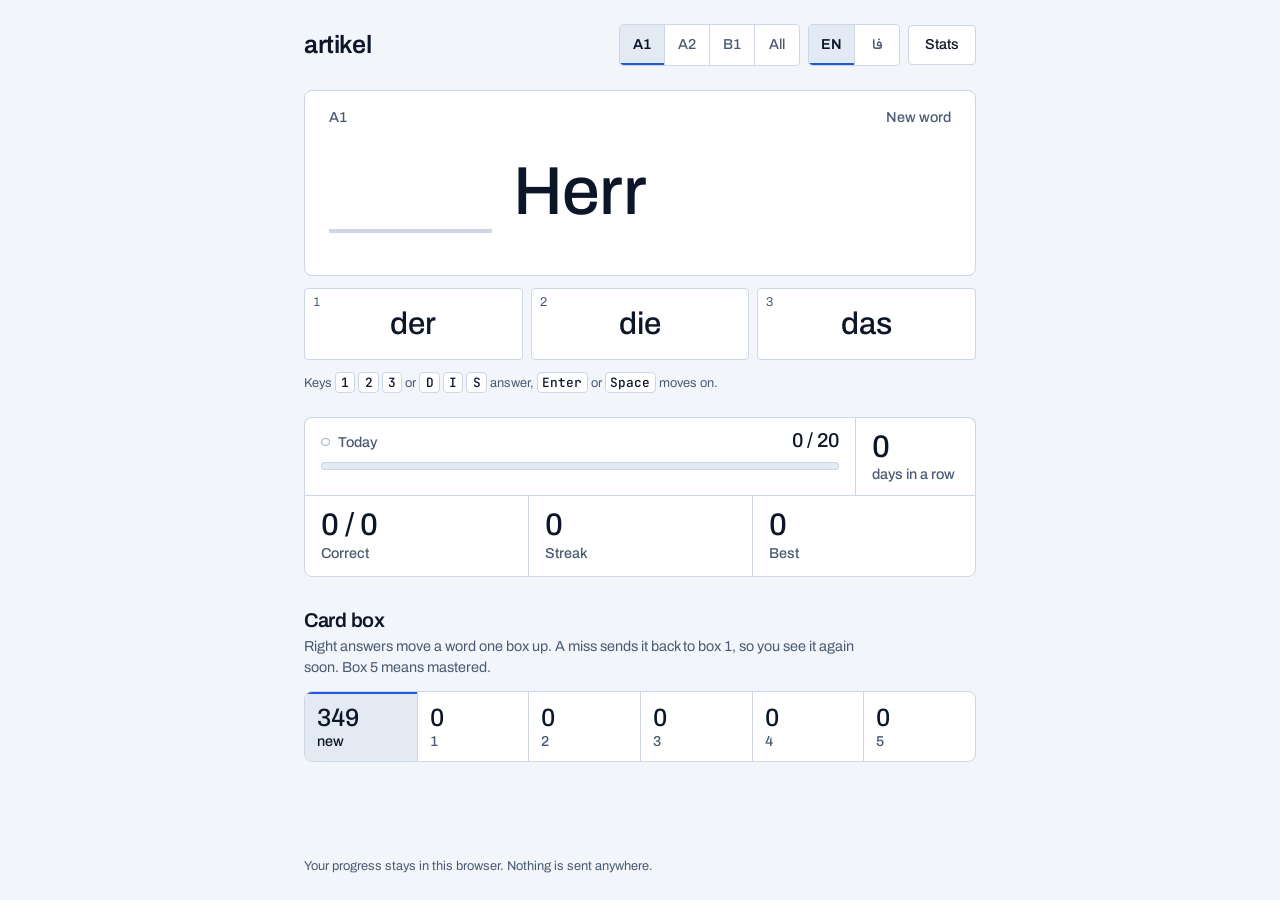
<file: index.html>
<!doctype html>
<html lang="en">
<head>
  <meta charset="utf-8">
  <meta name="viewport" content="width=device-width, initial-scale=1">
  <title>artikel: der, die or das?</title>
  <meta name="description" content="Practise German noun genders. Pick der, die or das, see the plural and meaning, and let a card box bring back the words you miss.">
  <meta name="color-scheme" content="light dark">
  <meta name="theme-color" content="#f2f5fa" media="(prefers-color-scheme: light)">
  <meta name="theme-color" content="#0b1222" media="(prefers-color-scheme: dark)">
  <link rel="icon" href="icons/icon-32.png" sizes="32x32" type="image/png">
  <link rel="apple-touch-icon" href="icons/icon-180.png">
  <link rel="manifest" href="manifest.webmanifest">
  <link rel="stylesheet" href="tokens.css">
  <link rel="stylesheet" href="style.css">
</head>
<body>
  <a class="skip" href="#card" data-i18n="skip">Skip to the game</a>

  <header class="top">
    <h1 class="brand">artikel</h1>

    <div class="controls">
      <fieldset class="seg seg-level" aria-label="Level" data-i18n-label="level">
        <legend class="sr-only" data-i18n="level">Level</legend>
        <label><input type="radio" name="level" value="A1" checked><span>A1</span></label>
        <label><input type="radio" name="level" value="A2"><span>A2</span></label>
        <label><input type="radio" name="level" value="B1"><span>B1</span></label>
        <label><input type="radio" name="level" value="all"><span data-i18n="levelAll">All</span></label>
      </fieldset>

      <fieldset class="seg seg-lang" aria-label="Language" data-i18n-label="lang">
        <legend class="sr-only" data-i18n="lang">Language</legend>
        <label><input type="radio" name="lang" value="en" checked><span>EN</span></label>
        <label><input type="radio" name="lang" value="fa"><span lang="fa">فا</span></label>
      </fieldset>

      <!-- Shown by app.js only when the browser has a German voice. -->
      <button type="button" class="ghost sound" id="sound" aria-pressed="true" aria-label="Say the word aloud" title="Say the word aloud" data-i18n-label="sound" hidden>
        <svg viewBox="0 0 24 24" width="20" height="20" aria-hidden="true" focusable="false">
          <path d="M4 9h4l5-4v14l-5-4H4z" fill="currentColor"/>
          <path class="sound-waves" d="M16 8.5a5 5 0 0 1 0 7M18.5 6a8.5 8.5 0 0 1 0 12" fill="none" stroke="currentColor" stroke-width="2" stroke-linecap="round"/>
          <path class="sound-off" d="M16 9l5 6M21 9l-5 6" fill="none" stroke="currentColor" stroke-width="2" stroke-linecap="round"/>
        </svg>
      </button>

      <button type="button" class="ghost" id="stats-open" aria-haspopup="dialog" data-i18n="stats">Stats</button>
    </div>
  </header>

  <main class="stage">
    <section class="card" id="card" aria-labelledby="noun" tabindex="-1">
      <div class="card-meta">
        <span id="word-level"></span>
        <span id="word-box"></span>
      </div>

      <p class="phrase" lang="de" dir="ltr">
        <span class="slot" id="slot"></span>
        <span class="noun" id="noun" tabindex="-1"></span>
      </p>
    </section>

    <div class="choices" role="group" aria-label="Choose the article" data-i18n-label="choose" dir="ltr">
      <button type="button" class="choice" data-article="der" lang="de"><span class="choice-key" aria-hidden="true">1</span>der</button>
      <button type="button" class="choice" data-article="die" lang="de"><span class="choice-key" aria-hidden="true">2</span>die</button>
      <button type="button" class="choice" data-article="das" lang="de"><span class="choice-key" aria-hidden="true">3</span>das</button>
    </div>

    <!-- Below the buttons on purpose: showing it must not push der/die/das down. -->
    <div class="feedback" id="feedback" hidden>
      <p class="verdict" id="verdict"></p>
      <p class="plural" id="plural"></p>
      <p class="meaning" id="meaning"></p>
      <p class="hint" id="hint" hidden></p>
      <button type="button" class="next" id="next"><span data-i18n="next">Next word</span> <kbd>Enter</kbd></button>
    </div>
    <p class="keys-help"><span data-i18n="keys">Keys</span> <kbd>1</kbd> <kbd>2</kbd> <kbd>3</kbd> <span data-i18n="orKey">or</span> <kbd>D</kbd> <kbd>I</kbd> <kbd>S</kbd> <span data-i18n="keysAnswer">answer,</span> <kbd>Enter</kbd> <span data-i18n="orKey">or</span> <kbd>Space</kbd> <span data-i18n="keysNext">moves on.</span></p>

    <section class="daily" id="daily" aria-label="Daily goal" data-i18n-label="daily">
      <div class="daily-goal">
        <p class="daily-line"><span class="pad" id="daily-lamp" aria-hidden="true"></span> <span id="daily-title" data-i18n="today">Today</span> <span class="daily-count" id="daily-count">0 / 20</span></p>
        <span class="meter" id="daily-meter" role="progressbar" aria-labelledby="daily-title" aria-valuemin="0" aria-valuemax="20" aria-valuenow="0"><span class="meter-fill" id="daily-fill"></span></span>
      </div>
      <p class="daily-days"><span class="daily-num" id="daily-days">0</span> <span id="daily-days-label">days in a row</span></p>
    </section>

    <dl class="score" aria-label="Score" data-i18n-label="score">
      <div><dt data-i18n="correct">Correct</dt><dd id="stat-correct">0 / 0</dd></div>
      <div><dt data-i18n="streak">Streak</dt><dd id="stat-streak">0</dd></div>
      <div><dt data-i18n="best">Best</dt><dd id="stat-best">0</dd></div>
    </dl>

    <section class="box" aria-labelledby="box-caption">
      <h2 class="box-caption" id="box-caption" data-i18n="boxTitle">Card box</h2>
      <p class="box-note" data-i18n="boxNote">Right answers move a word one box up. A miss sends it back to box 1, so you see it again soon. Box 5 means mastered.</p>
      <ol class="box-cells">
        <li class="box-cell box-new" data-box="0"><span class="box-count">0</span><span class="box-label" data-i18n="boxNew">new</span></li>
        <li class="box-cell" data-box="1"><span class="box-count">0</span><span class="box-label" data-num="1">1</span></li>
        <li class="box-cell" data-box="2"><span class="box-count">0</span><span class="box-label" data-num="2">2</span></li>
        <li class="box-cell" data-box="3"><span class="box-count">0</span><span class="box-label" data-num="3">3</span></li>
        <li class="box-cell" data-box="4"><span class="box-count">0</span><span class="box-label" data-num="4">4</span></li>
        <li class="box-cell" data-box="5"><span class="box-count">0</span><span class="box-label" data-num="5">5</span></li>
      </ol>
    </section>
  </main>

  <footer class="foot">
    <p data-i18n="foot">Your progress stays in this browser. Nothing is sent anywhere.</p>
  </footer>

  <dialog class="stats" id="stats" aria-labelledby="stats-title">
    <div class="stats-head">
      <h2 id="stats-title" data-i18n="statsTitle">Your stats</h2>
      <button type="button" class="ghost" id="stats-close" data-i18n="close">Close</button>
    </div>

    <h3 data-i18n="byArticle">Accuracy by article</h3>
    <div class="meters" id="stats-articles"></div>

    <div class="totals">
      <p><span class="total-num" id="stats-mastered">0</span> <span data-i18n="masteredTotal">words mastered</span></p>
      <p><span class="total-num" id="stats-answered">0</span> <span data-i18n="answersTotal">answers so far</span></p>
    </div>

    <h3 data-i18n="missedTitle">Most missed</h3>
    <ol class="missed" id="stats-missed"></ol>
    <p class="missed-empty" id="stats-missed-empty" data-i18n="missedEmpty">No misses yet.</p>

    <h3 id="goal-title" data-i18n="daily">Daily goal</h3>
    <fieldset class="seg seg-goal" aria-labelledby="goal-title">
      <label><input type="radio" name="goal" value="10"><span data-num="10">10</span></label>
      <label><input type="radio" name="goal" value="20" checked><span data-num="20">20</span></label>
      <label><input type="radio" name="goal" value="30"><span data-num="30">30</span></label>
      <label><input type="radio" name="goal" value="50"><span data-num="50">50</span></label>
    </fieldset>
    <p class="goal-note" id="goal-note" data-i18n="goalNote">Cards a day. Meet the goal on days in a row to build a streak.</p>

    <h3 data-i18n="byLevel">By level</h3>
    <table class="levels">
      <thead>
        <tr><th scope="col" data-i18n="level">Level</th><th scope="col" data-i18n="colSeen">Seen</th><th scope="col" data-i18n="colMastered">Mastered</th></tr>
      </thead>
      <tbody id="stats-levels"></tbody>
    </table>

    <div class="danger">
      <button type="button" class="reset" id="reset">Reset progress</button>
      <p id="reset-note" role="status" data-i18n="resetNote">Clears boxes, score and stats on this device.</p>
    </div>
  </dialog>

  <div class="sr-only" id="live" aria-live="polite"></div>

  <script src="words.js"></script>
  <script src="rules.js"></script>
  <script src="app.js"></script>
</body>
</html>
</file>
<file: tokens.css>
/* A2M33 "trace" design tokens. Copy this file (and fonts/) into a project; do not edit per project.
   Source of truth: notes/design/README.md */

@font-face { font-family: "Archivo"; font-weight: 400; font-display: swap; src: url("fonts/Archivo-400.woff2") format("woff2"); }
@font-face { font-family: "Archivo"; font-weight: 500; font-display: swap; src: url("fonts/Archivo-500.woff2") format("woff2"); }
@font-face { font-family: "Archivo"; font-weight: 600; font-display: swap; src: url("fonts/Archivo-600.woff2") format("woff2"); }
@font-face { font-family: "Archivo"; font-weight: 700; font-display: swap; src: url("fonts/Archivo-700.woff2") format("woff2"); }
@font-face { font-family: "JetBrains Mono"; font-weight: 400; font-display: swap; src: url("fonts/JetBrainsMono-400.woff2") format("woff2"); }
@font-face { font-family: "JetBrains Mono"; font-weight: 500; font-display: swap; src: url("fonts/JetBrainsMono-500.woff2") format("woff2"); }

:root {
  color-scheme: light dark;

  /* Light: drafting paper with a blue cast */
  --ground: #f2f5fa;     /* page background */
  --panel: #ffffff;      /* raised surfaces */
  --inset: #e4eaf3;      /* wells, tracks, inactive fills */
  --line: #cdd6e4;       /* 1px borders and rules */
  --trace: #9fb0c9;      /* idle traces and pads */
  --ink: #0c1628;        /* main text and values */
  --ink-2: #4a5a73;      /* labels and secondary text */
  --signal: #0788ad;     /* the one signal colour: live, active, the lit trace */
  --signal-ink: #055c76; /* signal-coloured text on light */
  --link: #1f5bd8;       /* links, focus, selected */
  --fault: #c9343a;      /* faults and errors only */
  --ok: #1d8458;         /* a confirmed good state, sparingly */

  --font: "Archivo", "Vazirmatn", system-ui, sans-serif;
  --font-code: "JetBrains Mono", Consolas, ui-monospace, monospace; /* code, commands, measurements only */

  /* Type scale (1.25, base 16px) */
  --t-xs: 0.8rem;
  --t-sm: 0.9rem;
  --t-md: 1rem;
  --t-lg: 1.25rem;
  --t-xl: 1.563rem;
  --t-2xl: 1.953rem;
  --t-3xl: 2.441rem;
  --t-value: 3.052rem;

  /* Space (4px grid) */
  --s1: 4px; --s2: 8px; --s3: 12px; --s4: 16px; --s5: 24px; --s6: 32px; --s7: 48px; --s8: 64px;

  /* Radius by hierarchy */
  --r-panel: 8px;
  --r-control: 4px;
  --r-pad: 50%;

  --trace-w: 1.5px;
  --dur: 160ms;
  --ease: cubic-bezier(0.23, 1, 0.32, 1);
}

@media (prefers-color-scheme: dark) {
  :root {
    /* Dark: board at night, deep navy, never pure black */
    --ground: #0b1222;
    --panel: #111a2d;
    --inset: #18233a;
    --line: #22304b;
    --trace: #3a4d70;
    --ink: #e6edf7;
    --ink-2: #93a3bd;
    --signal: #2fcbea;
    --signal-ink: #7fe0f3;
    --link: #6f9dff;
    --fault: #ff6b6b;
    --ok: #3fcf93;
  }
}

:root[data-theme="light"] { color-scheme: light; }
:root[data-theme="dark"] { color-scheme: dark; }

/* Base */
*, *::before, *::after { box-sizing: border-box; }
html { font-family: var(--font); font-size: 100%; line-height: 1.5; color: var(--ink); background: var(--ground);
       font-variant-numeric: tabular-nums; -webkit-text-size-adjust: 100%; }
body { margin: 0; }
::selection { background: color-mix(in srgb, var(--signal) 30%, transparent); color: var(--ink); }
a { color: var(--link); text-underline-offset: 0.2em; text-decoration-thickness: 1px; }
:focus-visible { outline: 2px solid var(--link); outline-offset: 2px; border-radius: var(--r-control); }
h1, h2, h3 { font-weight: 600; line-height: 1.12; letter-spacing: -0.015em; margin: 0 0 var(--s3); text-wrap: balance; }
h1 { font-size: var(--t-2xl); }
h2 { font-size: var(--t-xl); }
h3 { font-size: var(--t-lg); }
code, kbd, samp { font-family: var(--font-code); font-size: 0.92em; }

/* Signature: the pad. A hollow ring at the end of a trace. Idle = trace colour, live = filled signal, fault = red. */
.pad { display: inline-block; width: 0.62em; height: 0.62em; border-radius: var(--r-pad);
       border: var(--trace-w) solid var(--trace); background: transparent; vertical-align: 0.04em; }
.pad[data-state="live"] { border-color: var(--signal); background: var(--signal); }
.pad[data-state="fault"] { border-color: var(--fault); background: var(--fault); }
.pad[data-state="ok"] { border-color: var(--ok); }

/* Label: the small text next to a value */
.label { font-weight: 500; font-size: var(--t-sm); color: var(--ink-2); }

/* Reading: a value with its unit */
.reading { font-size: var(--t-value); font-weight: 500; line-height: 1; letter-spacing: -0.02em; }
.reading small { font-size: 0.4em; font-weight: 500; color: var(--ink-2); margin-inline-start: 0.2em; }

/* Panel */
.panel { background: var(--panel); border: 1px solid var(--line); border-radius: var(--r-panel); padding: var(--s5); }

/* Buttons: flat, bordered; primary is ink, toggled-on gets a signal underline */
.btn { font: 500 var(--t-md)/1 var(--font); min-height: 40px; padding: 0 var(--s4); border-radius: var(--r-control);
       border: 1px solid var(--line); background: var(--panel); color: var(--ink); cursor: pointer;
       transition: background var(--dur) var(--ease), border-color var(--dur) var(--ease), transform var(--dur) var(--ease); }
.btn:hover { border-color: var(--trace); }
.btn:active { background: var(--inset); transform: scale(0.98); }
.btn[data-variant="primary"] { background: var(--ink); color: var(--panel); border-color: var(--ink); }
.btn[aria-pressed="true"] { border-color: var(--signal); box-shadow: inset 0 -2px 0 var(--signal); }
.btn:disabled { opacity: 0.5; cursor: not-allowed; }

@media (prefers-reduced-motion: reduce) {
  *, *::before, *::after { transition-duration: 0ms !important; animation-duration: 0ms !important; }
}
</file>
<file: style.css>
/*
 * artikel. Built on the A2M33 "trace" tokens in tokens.css: navy and paper
 * surfaces, 1px borders, colour only for state. Link blue marks the
 * selection, the cyan pad shows today's goal met, ok and fault mark an
 * answer. This file only uses the variables from tokens.css.
 */

/* Persian interface text. Archivo has no Arabic script, so the stack falls
   through to Vazirmatn for Persian and keeps Archivo for Latin and German. */
@font-face { font-family: "Vazirmatn"; font-weight: 400; font-display: swap; src: url("fonts/Vazirmatn-Regular.woff2") format("woff2"); }
@font-face { font-family: "Vazirmatn"; font-weight: 500; font-display: swap; src: url("fonts/Vazirmatn-Medium.woff2") format("woff2"); }
@font-face { font-family: "Vazirmatn"; font-weight: 600; font-display: swap; src: url("fonts/Vazirmatn-SemiBold.woff2") format("woff2"); }

:root {
  --fa: var(--font);
  --page: 44rem;
}

body {
  min-height: 100vh;
  min-height: 100dvh;
  display: flex;
  flex-direction: column;
}

button,
input {
  font: inherit;
  color: inherit;
  -webkit-tap-highlight-color: transparent;
}

p {
  margin: 0;
}

.noun:focus,
.card:focus {
  outline: none;
}

/* Components set their own display (grid, flex), which would otherwise win
   over the hidden attribute and show the Next button before an answer. */
[hidden] {
  display: none !important;
}

.sr-only {
  position: absolute;
  width: 1px;
  height: 1px;
  margin: -1px;
  padding: 0;
  overflow: hidden;
  clip: rect(0 0 0 0);
  white-space: nowrap;
  border: 0;
}

.skip {
  position: absolute;
  inset-inline-start: var(--s4);
  top: -3rem;
  padding: var(--s2) var(--s3);
  background: var(--ink);
  color: var(--panel);
  border-radius: var(--r-control);
  z-index: 10;
}

.skip:focus {
  top: var(--s4);
}

kbd {
  display: inline-block;
  min-width: 1.6em;
  padding: 0 0.35em;
  border: 1px solid var(--line);
  border-radius: var(--r-control);
  background: var(--panel);
  color: var(--ink);
  font-family: var(--font-code);
  font-size: var(--t-xs);
  font-weight: 500;
  line-height: 1.5;
  text-align: center;
}

/* body sets its own font, so naming <html lang="fa"> alone would not reach
   the Persian interface text. Vazirmatn needs more line height. */
[lang="fa"],
[lang="fa"] body {
  font-family: var(--fa);
}

[lang="fa"] body {
  line-height: 1.7;
}

/* German words inside Persian text keep their own direction. */
[lang="fa"] [lang="de"] {
  unicode-bidi: isolate;
}

/* Keys are physical, so their labels stay left to right. */
[dir="rtl"] kbd {
  direction: ltr;
}

/* ------------------------------------------------------------ header */

.top {
  display: flex;
  flex-wrap: wrap;
  align-items: center;
  justify-content: space-between;
  gap: var(--s3) var(--s4);
  width: 100%;
  max-width: var(--page);
  margin: 0 auto;
  padding: var(--s5) var(--s4) var(--s3);
}

.brand {
  margin: 0;
  font-size: var(--t-xl);
  line-height: 1;
}

.controls {
  display: flex;
  flex-wrap: wrap;
  align-items: center;
  gap: var(--s2);
}

/* Segmented switch: the selected option reads in ink with a link-blue bar. */
.seg {
  display: inline-flex;
  margin: 0;
  padding: 0;
  border: 1px solid var(--line);
  border-radius: var(--r-control);
  background: var(--panel);
  overflow: hidden;
}

.seg label {
  position: relative;
  display: block;
}

.seg label + label {
  border-inline-start: 1px solid var(--line);
}

.seg input {
  position: absolute;
  inset: 0;
  opacity: 0;
  margin: 0;
  cursor: pointer;
}

.seg span {
  display: flex;
  align-items: center;
  justify-content: center;
  min-width: 2.75rem;
  min-height: 2.5rem;
  padding: 0 var(--s3);
  font-size: var(--t-sm);
  font-weight: 500;
  color: var(--ink-2);
  transition: background-color var(--dur) var(--ease), color var(--dur) var(--ease);
}

.seg input:checked + span {
  background: var(--inset);
  color: var(--ink);
  font-weight: 600;
  box-shadow: inset 0 -2px 0 var(--link);
}

.seg input:focus-visible + span {
  outline: 2px solid var(--link);
  outline-offset: -4px;
  border-radius: var(--r-control);
}

.ghost {
  min-height: 2.5rem;
  padding: 0 var(--s4);
  border: 1px solid var(--line);
  border-radius: var(--r-control);
  background: var(--panel);
  color: var(--ink);
  font-size: var(--t-sm);
  font-weight: 500;
  cursor: pointer;
  transition: border-color var(--dur) var(--ease), background-color var(--dur) var(--ease), transform var(--dur) var(--ease);
}

.ghost:active {
  background: var(--inset);
  transform: scale(0.98);
}

.sound {
  display: inline-flex;
  align-items: center;
  justify-content: center;
  width: 2.5rem;
  padding: 0;
}

.sound .sound-off,
.sound[aria-pressed="false"] .sound-waves {
  display: none;
}

.sound[aria-pressed="false"] {
  color: var(--ink-2);
}

.sound[aria-pressed="false"] .sound-off {
  display: inline;
}

/* ------------------------------------------------------------ stage */

.stage {
  flex: 1;
  width: 100%;
  max-width: var(--page);
  margin: 0 auto;
  padding: var(--s3) var(--s4) var(--s6);
}

.card {
  container-type: inline-size;
  padding: var(--s4) var(--s5) var(--s5);
  border: 1px solid var(--line);
  border-radius: var(--r-panel);
  background: var(--panel);
}

.card-meta {
  display: flex;
  justify-content: space-between;
  gap: var(--s4);
  font-size: var(--t-sm);
  font-weight: 500;
  color: var(--ink-2);
}

/* The noun is the reading: big, in Archivo, left aligned like a gauge value. */
.phrase {
  display: flex;
  flex-wrap: wrap;
  align-items: baseline;
  align-content: center;
  justify-content: flex-start;
  gap: 0 0.3em;
  /* Tall enough for the largest noun, so der, die and das sit at the same
     height on every card however the type scales. */
  min-height: 5.15rem;
  margin: var(--s5) 0 var(--s4);
  font-family: var(--font);
  font-weight: 500;
  line-height: 1.1;
  letter-spacing: -0.01em;
  font-size: var(--t-value);
  /* Scale with the noun's length (set by app.js) so "der" and the noun
     share one line; the extra 6 accounts for the article slot. */
  font-size: clamp(1.6rem, calc(150cqi / (var(--len, 6) + 6)), 4.25rem);
  overflow-wrap: anywhere;
}

/* The blank before the noun. Filled with the article after an answer. */
.slot {
  display: inline-block;
  min-width: 2.4em;
  padding: 0 0.1em;
  border-bottom: 0.06em solid var(--line);
  color: var(--ink);
  text-align: center;
  transition: border-color var(--dur) var(--ease);
}

.slot:empty::before {
  content: "\00a0";
}

.slot[data-article] {
  border-bottom-color: var(--ink);
}

.noun {
  color: var(--ink);
}

/* ------------------------------------------------------------ choices */

.choices {
  display: grid;
  grid-template-columns: repeat(3, 1fr);
  gap: var(--s2);
  margin-top: var(--s3);
}

.choice {
  position: relative;
  min-height: 4.5rem;
  border: 1px solid var(--line);
  border-radius: var(--r-control);
  background: var(--panel);
  color: var(--ink);
  font-family: var(--font);
  font-size: var(--t-2xl);
  font-weight: 500;
  cursor: pointer;
  transition: border-color var(--dur) var(--ease), background-color var(--dur) var(--ease), color var(--dur) var(--ease), transform var(--dur) var(--ease);
  touch-action: manipulation;
}

/* Touch screens keep :hover after a tap, which would leave the button
   marked on the next card. */
@media (hover: hover) {
  .choice:hover:not(:disabled) {
    border-color: var(--ink-2);
  }

  .seg input:not(:checked):hover + span {
    color: var(--ink);
  }

  .ghost:hover {
    border-color: var(--ink-2);
  }

  .next:hover {
    background: var(--ink-2);
    border-color: var(--ink-2);
  }

  .reset:not(.is-armed):hover {
    background: var(--inset);
  }
}

.choice:active:not(:disabled) {
  background: var(--inset);
  transform: scale(0.98);
}

.choice-key {
  position: absolute;
  top: var(--s1);
  inset-inline-start: var(--s2);
  font-size: var(--t-xs);
  font-weight: 400;
  color: var(--ink-2);
}

[dir="rtl"] .choice-key {
  inset-inline-start: auto;
  left: var(--s2);
}

.choice:disabled {
  cursor: default;
  color: var(--ink-2);
}

/* The right answer gets an ok border and bar, a wrong pick a fault border
   and a strike-through. The verdict below says the same in words. */
.choice.is-correct {
  border-color: var(--ok);
  color: var(--ok);
  font-weight: 600;
  box-shadow: inset 0 -2px 0 var(--ok);
}

.choice.is-wrong {
  border-color: var(--fault);
  color: var(--fault);
  text-decoration: line-through;
  text-decoration-thickness: 2px;
}

.choice.is-correct .choice-key,
.choice.is-wrong .choice-key {
  color: inherit;
}

.keys-help {
  display: none;
  margin-top: var(--s3);
  color: var(--ink-2);
  font-size: var(--t-xs);
}

@media (hover: hover) and (pointer: fine) {
  .keys-help {
    display: block;
  }
}

/* ------------------------------------------------------------ feedback */

/* Sits under the answer buttons, so opening it never moves them. */
.feedback {
  display: grid;
  gap: var(--s1);
  justify-items: start;
  margin-top: var(--s3);
  padding: var(--s4) var(--s5) var(--s5);
  border: 1px solid var(--line);
  border-radius: var(--r-panel);
  background: var(--panel);
}

.verdict {
  font-size: var(--t-lg);
  font-weight: 600;
}

/* The words carry the verdict; the pad beside them repeats it in ok or
   fault, since fault red on the dark panel is too faint for body text. */
.verdict::before {
  content: "";
  display: inline-block;
  width: 0.6em;
  height: 0.6em;
  margin-inline-end: var(--s2);
  border: var(--trace-w) solid var(--trace);
  border-radius: var(--r-pad);
  vertical-align: 0.05em;
}

.card[data-result="right"] ~ .feedback .verdict::before {
  border-color: var(--ok);
  background: var(--ok);
}

.card[data-result="wrong"] ~ .feedback .verdict::before {
  border-color: var(--fault);
  background: var(--fault);
}

.verdict b {
  color: var(--ink);
  font-weight: 600;
}

.plural {
  color: var(--ink-2);
}

.plural span {
  color: var(--ink);
  font-weight: 500;
}

.meaning {
  font-size: var(--t-lg);
}

.meaning[lang="fa"] {
  line-height: 1.8;
}

.hint {
  max-width: 70ch;
  margin-top: var(--s2);
  padding: var(--s2) var(--s3);
  border-radius: var(--r-control);
  background: var(--inset);
  color: var(--ink);
  font-size: var(--t-sm);
}

.hint[lang="fa"] {
  line-height: 1.9;
}

.suffix,
.art {
  font-weight: 600;
  unicode-bidi: isolate;
}

.next {
  display: inline-flex;
  align-items: center;
  gap: var(--s3);
  min-height: 2.75rem;
  margin-top: var(--s3);
  padding: 0 var(--s5);
  border: 1px solid var(--ink);
  border-radius: var(--r-control);
  background: var(--ink);
  color: var(--panel);
  font-size: var(--t-md);
  font-weight: 600;
  cursor: pointer;
  transition: background-color var(--dur) var(--ease), border-color var(--dur) var(--ease), transform var(--dur) var(--ease);
  touch-action: manipulation;
  /* Leaves room under the button when app.js scrolls it into view. */
  scroll-margin-block-end: var(--s4);
}

.next:active {
  transform: scale(0.98);
}

.next kbd {
  border-color: currentColor;
  background: transparent;
  color: inherit;
}

/* Mastered: a plain ok tag next to the verdict. */
.mastered {
  display: inline-block;
  margin-inline-start: var(--s2);
  padding: 0 var(--s2);
  border: 1px solid var(--ok);
  border-radius: var(--r-control);
  color: var(--ok);
  font-size: var(--t-sm);
  font-weight: 600;
  vertical-align: 0.1em;
}

.burst {
  display: none;
}

/* ------------------------------------------------------------ readings */

/* Today's goal, days in a row and the score share one panel, each value
   big with a small label under it. */
.daily {
  display: grid;
  grid-template-columns: minmax(0, 1fr) auto;
  margin-top: var(--s5);
  border: 1px solid var(--line);
  border-bottom: 0;
  border-radius: var(--r-panel) var(--r-panel) 0 0;
  background: var(--panel);
}

.daily-goal {
  min-width: 0;
  padding: var(--s3) var(--s4) var(--s4);
}

.daily-line {
  display: flex;
  align-items: baseline;
  gap: var(--s2);
  margin-bottom: var(--s2);
  color: var(--ink-2);
  font-size: var(--t-sm);
  font-weight: 500;
}

.daily-line .pad {
  flex: none;
  align-self: center;
  transition: background-color var(--dur) var(--ease), border-color var(--dur) var(--ease);
}

.daily-count {
  margin-inline-start: auto;
  color: var(--ink);
  font-family: var(--font);
  font-size: var(--t-lg);
  font-weight: 500;
  line-height: 1;
}

/* Inset track; the fill is ink, the pad carries the "met" signal. */
.meter {
  display: block;
  height: 8px;
  border-radius: var(--r-control);
  background: var(--inset);
  box-shadow: inset 0 0 0 1px var(--line);
  overflow: hidden;
}

.meter-fill {
  display: block;
  height: 100%;
  background: var(--ink-2);
}

.daily .meter-fill {
  transition: width var(--dur) var(--ease);
}

.daily.is-done .meter-fill {
  background: var(--ink);
}

.daily-days {
  display: flex;
  flex-direction: column;
  justify-content: center;
  min-width: 7.5rem;
  padding: var(--s3) var(--s4);
  border-inline-start: 1px solid var(--line);
  color: var(--ink-2);
  font-size: var(--t-sm);
  font-weight: 500;
  line-height: 1.3;
}

.daily-num {
  color: var(--ink);
  font-family: var(--font);
  font-size: var(--t-2xl);
  font-weight: 500;
  line-height: 1.1;
}

.score {
  display: grid;
  grid-template-columns: repeat(3, 1fr);
  margin: 0;
  border: 1px solid var(--line);
  border-radius: 0 0 var(--r-panel) var(--r-panel);
  background: var(--panel);
}

.score div {
  display: flex;
  flex-direction: column-reverse;
  justify-content: flex-end;
  min-width: 0;
  padding: var(--s3) var(--s4);
}

.score div + div {
  border-inline-start: 1px solid var(--line);
}

.score dt {
  color: var(--ink-2);
  font-size: var(--t-sm);
  font-weight: 500;
}

.score dd {
  margin: 0;
  font-size: var(--t-2xl);
  font-weight: 500;
  line-height: 1.1;
  white-space: nowrap;
}

/* ------------------------------------------------------------ card box */

.box {
  margin-top: var(--s6);
}

.box-caption {
  margin: 0;
  font-size: var(--t-lg);
}

.box-note {
  max-width: 70ch;
  margin: var(--s1) 0 var(--s3);
  color: var(--ink-2);
  font-size: var(--t-sm);
}

/* Drawn like the front of a card file: six compartments in one box. */
.box-cells {
  display: grid;
  grid-template-columns: repeat(6, 1fr);
  margin: 0;
  padding: 0;
  list-style: none;
  border: 1px solid var(--line);
  border-radius: var(--r-panel);
  background: var(--panel);
  overflow: hidden;
}

.box-cell {
  position: relative;
  display: flex;
  flex-direction: column;
  align-items: flex-start;
  min-width: 0;
  padding: var(--s3) var(--s3) var(--s2);
  transition: background-color var(--dur) var(--ease);
}

.box-cell + .box-cell {
  border-inline-start: 1px solid var(--line);
}

.box-count {
  font-size: var(--t-xl);
  font-weight: 500;
  line-height: 1.1;
}

.box-label {
  color: var(--ink-2);
  font-size: var(--t-sm);
  font-weight: 500;
}

/* The current word's box is selected: inset fill and a link-blue bar. */
.box-cell.is-active {
  background: var(--inset);
  box-shadow: inset 0 2px 0 var(--link);
}

.box-cell.is-active .box-label {
  color: var(--ink);
}

/* ------------------------------------------------------------ footer */

.foot {
  width: 100%;
  max-width: var(--page);
  margin: 0 auto;
  padding: var(--s4) var(--s4) var(--s5);
  color: var(--ink-2);
  font-size: var(--t-xs);
}

/* ------------------------------------------------------------ stats dialog */

.stats {
  width: min(32rem, calc(100vw - 2rem));
  max-height: calc(100dvh - 2rem);
  padding: var(--s5);
  border: 1px solid var(--line);
  border-radius: var(--r-panel);
  background: var(--panel);
  color: var(--ink);
  overscroll-behavior: contain;
}

.stats::backdrop {
  background: color-mix(in srgb, var(--ground) 80%, transparent);
}

/* The page behind the panel stays put when the panel reaches its end. */
html:has(.stats[open]) {
  overflow: hidden;
}

.stats-head {
  display: flex;
  align-items: center;
  justify-content: space-between;
  gap: var(--s4);
}

.stats h2 {
  margin: 0;
  font-size: var(--t-xl);
}

.stats h3 {
  margin: var(--s5) 0 var(--s2);
  font-size: var(--t-md);
}

.meters {
  display: grid;
  gap: var(--s3);
}

.meter-row {
  display: grid;
  grid-template-columns: 2.6rem 1fr 3rem;
  grid-template-areas:
    "name bar value"
    ". detail detail";
  align-items: center;
  column-gap: var(--s3);
}

.meter-name { grid-area: name; font-size: var(--t-lg); }
.meter-row .meter { grid-area: bar; }
.meter-value {
  grid-area: value;
  text-align: end;
  font-weight: 500;
}
.meter-detail {
  grid-area: detail;
  color: var(--ink-2);
  font-size: var(--t-xs);
}

.totals {
  display: grid;
  grid-template-columns: 1fr 1fr;
  margin-top: var(--s5);
  border: 1px solid var(--line);
  border-radius: var(--r-panel);
}

.totals p {
  padding: var(--s3) var(--s4);
  color: var(--ink-2);
  font-size: var(--t-sm);
  font-weight: 500;
}

.totals p + p {
  border-inline-start: 1px solid var(--line);
}

.total-num {
  display: block;
  color: var(--ink);
  font-family: var(--font);
  font-size: var(--t-2xl);
  font-weight: 500;
  line-height: 1.1;
}

.missed {
  display: grid;
  margin: 0;
  padding: 0;
  list-style: none;
}

.missed li {
  display: grid;
  grid-template-columns: minmax(0, 1fr) auto;
  grid-template-areas:
    "noun detail"
    "meaning detail";
  align-items: center;
  column-gap: var(--s3);
  padding: var(--s2) 0;
  border-bottom: 1px solid var(--line);
}

/* The noun runs left to right even in Persian mode; justify-self keeps it
   on the reading side of the row. */
.missed-noun {
  grid-area: noun;
  justify-self: start;
  font-weight: 600;
}

.missed-meaning {
  grid-area: meaning;
  overflow: hidden;
  color: var(--ink-2);
  font-size: var(--t-sm);
  white-space: nowrap;
  text-overflow: ellipsis;
}

.missed-detail {
  grid-area: detail;
  color: var(--ink-2);
  font-size: var(--t-sm);
}

.missed-empty,
.goal-note {
  color: var(--ink-2);
  font-size: var(--t-sm);
}

.goal-note {
  margin-top: var(--s2);
}

.levels {
  width: 100%;
  border-collapse: collapse;
}

.levels th,
.levels td {
  padding: var(--s2) var(--s1);
  border-bottom: 1px solid var(--line);
  text-align: start;
}

.levels thead th {
  color: var(--ink-2);
  font-size: var(--t-sm);
  font-weight: 500;
}

.levels tbody th {
  font-weight: 600;
}

.danger {
  margin-top: var(--s5);
  padding-top: var(--s4);
  border-top: 1px solid var(--line);
}

.danger p {
  margin-top: var(--s2);
  color: var(--ink-2);
  font-size: var(--t-sm);
}

.reset {
  min-height: 2.75rem;
  padding: 0 var(--s4);
  border: 1px solid var(--fault);
  border-radius: var(--r-control);
  background: var(--panel);
  color: var(--ink);
  font-weight: 500;
  cursor: pointer;
  transition: background-color var(--dur) var(--ease), box-shadow var(--dur) var(--ease), transform var(--dur) var(--ease);
}

.reset:active {
  transform: scale(0.98);
}

.reset.is-armed {
  font-weight: 600;
  box-shadow: inset 0 -2px 0 var(--fault);
}

/* ------------------------------------------------------------ small screens */

@media (max-width: 30rem) {
  /* Two rows on phones: brand and Stats, then level and language. Flex
     rather than a grid, so with large text the language switch can drop
     to a row of its own instead of running off the screen. */
  .top {
    row-gap: 0;
    padding-top: var(--s4);
  }

  .controls {
    display: contents;
  }

  .brand { margin-inline-end: auto; }

  /* Forces the line break after Stats. */
  .top::after {
    content: "";
    order: 2;
    flex-basis: 100%;
  }

  .seg-level,
  .seg-lang {
    order: 3;
    margin-top: var(--s3);
  }

  .seg-lang { margin-inline-start: auto; }

  .seg span {
    min-width: 2.4rem;
    padding: 0 var(--s2);
  }

  .card,
  .feedback {
    padding: var(--s3) var(--s4) var(--s4);
  }

  .phrase {
    margin-block: var(--s4) var(--s2);
  }

  .choice {
    min-height: 4.75rem;
  }

  .daily-days {
    min-width: 0;
  }

  .score div,
  .daily-goal,
  .daily-days {
    padding-inline: var(--s3);
  }

  .score dd,
  .daily-num {
    font-size: var(--t-xl);
  }

  .box-cell {
    padding-inline: var(--s2);
  }

  .box-count {
    font-size: var(--t-lg);
  }

  .totals p {
    padding-inline: var(--s3);
  }
}

@media (prefers-reduced-motion: reduce) {
  *,
  *::before,
  *::after {
    transition-duration: 0ms !important;
    animation-duration: 0ms !important;
  }
}
</file>
